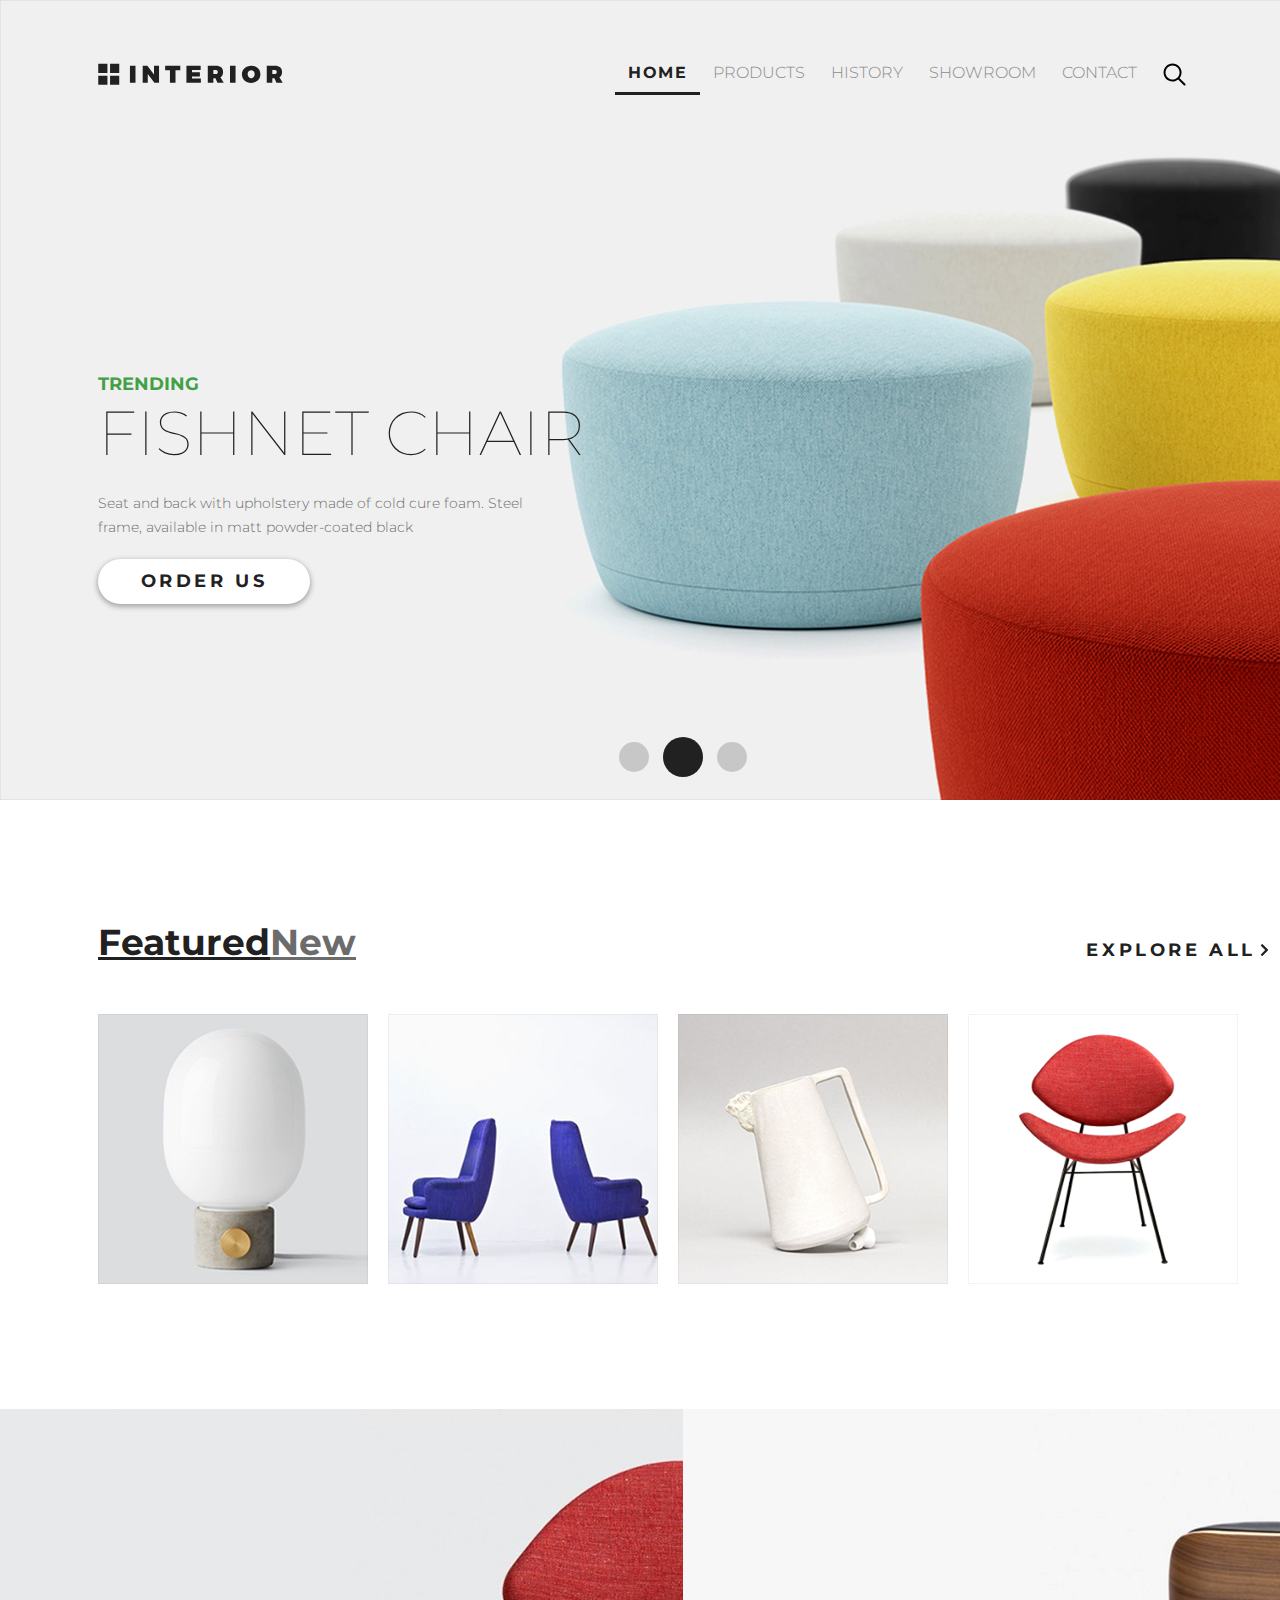
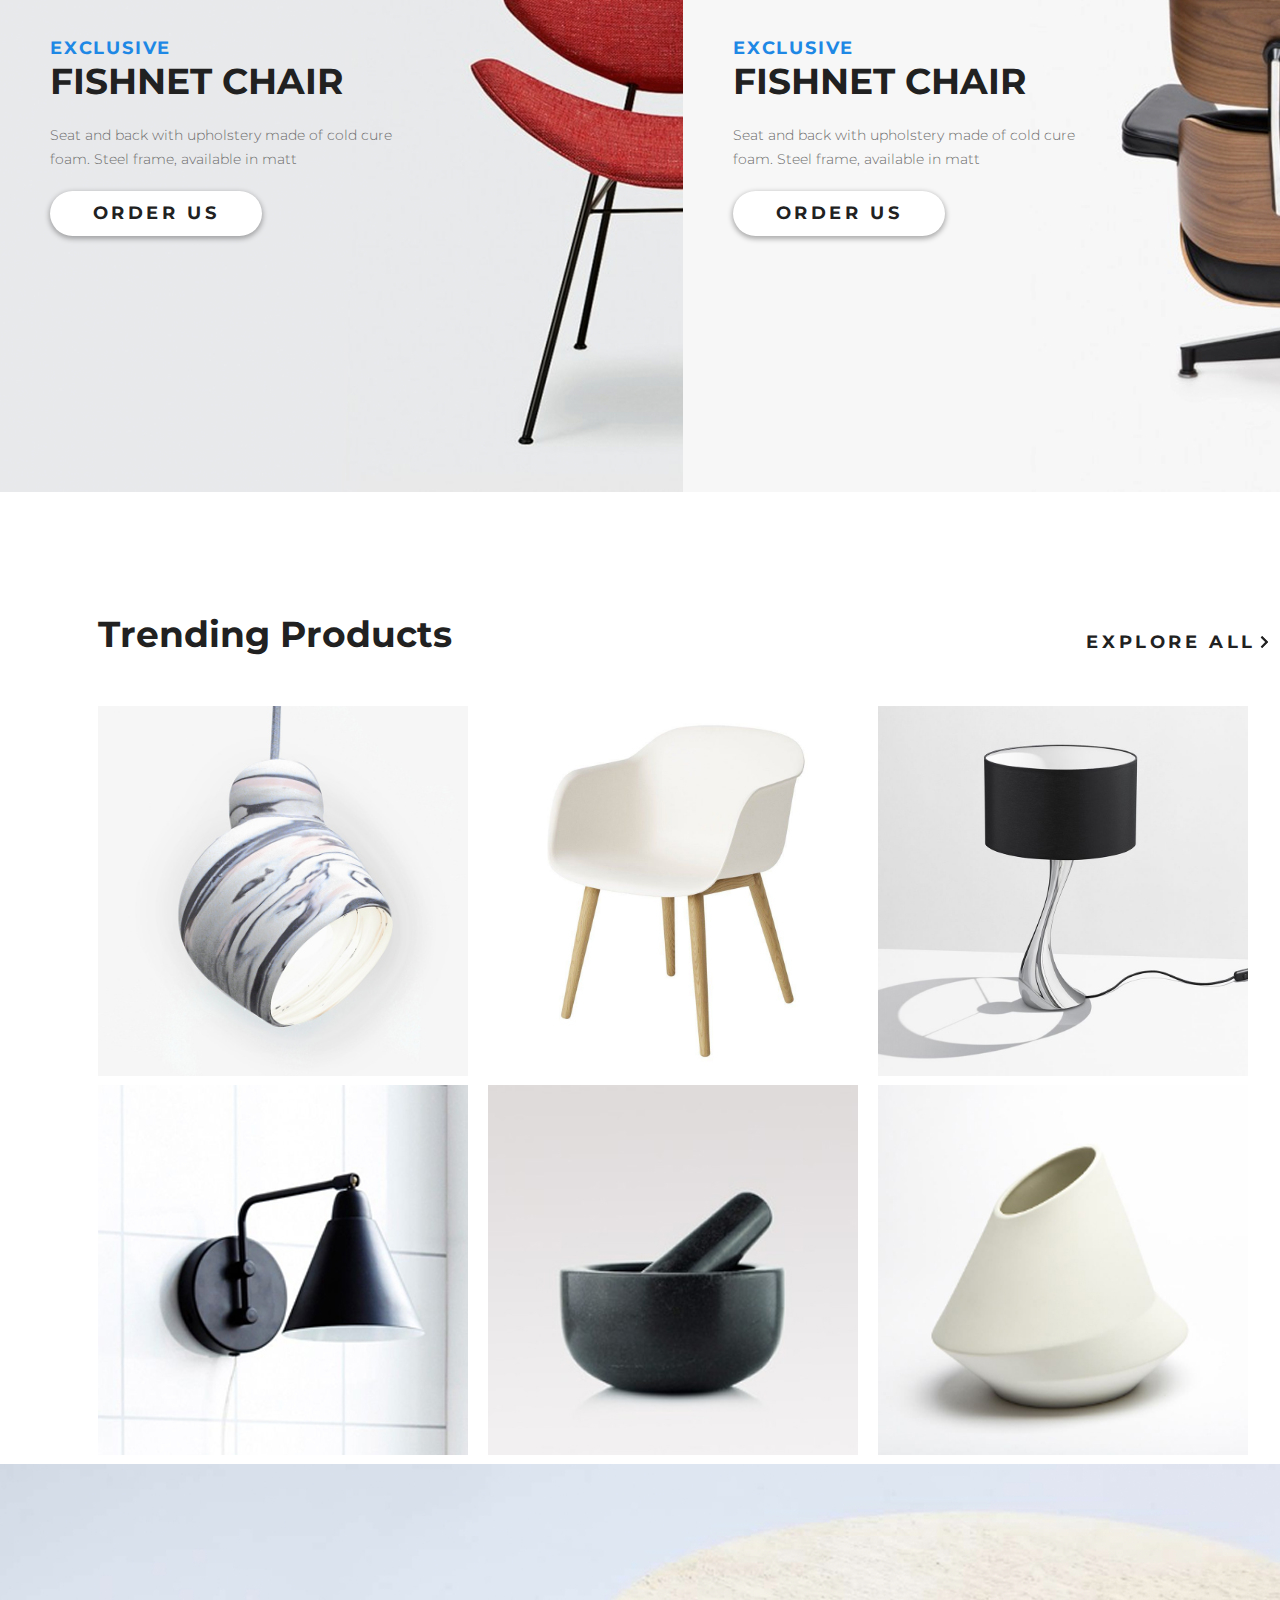
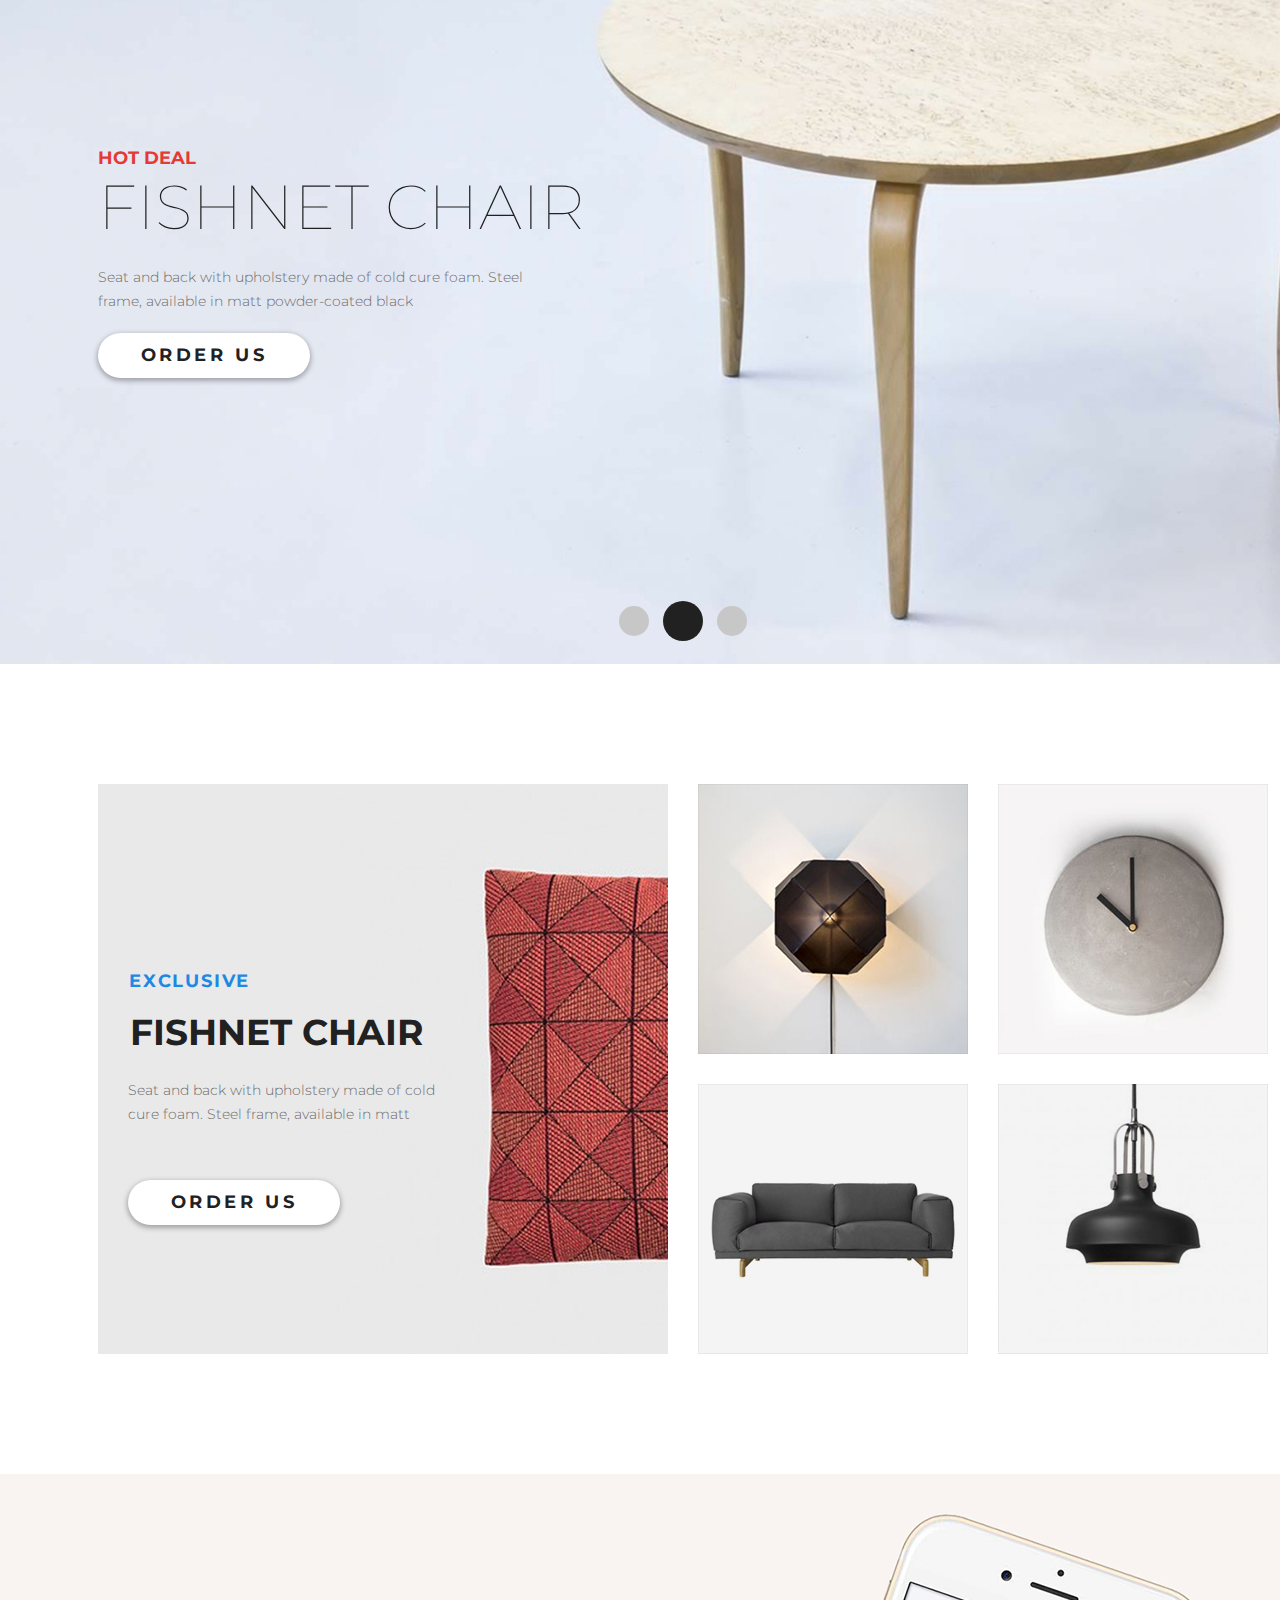
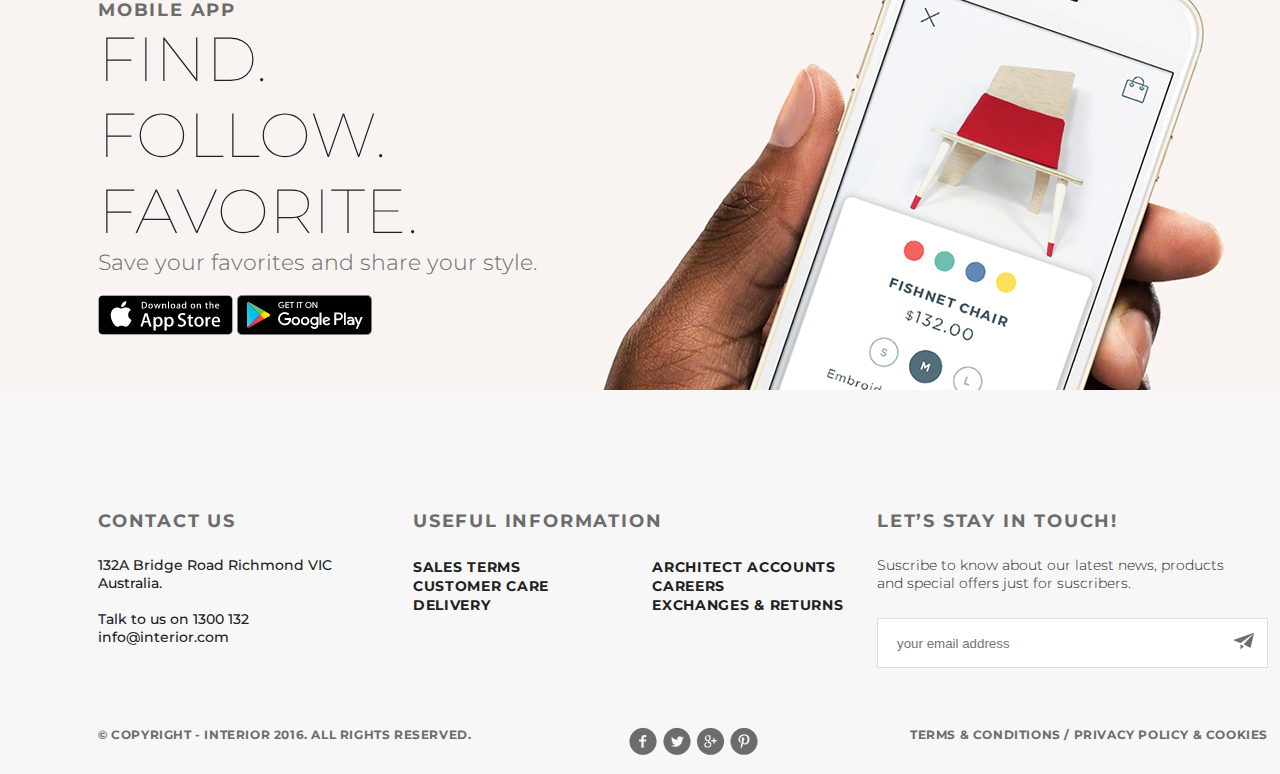
<file: index.html>
<!DOCTYPE html>
<html lang="ru" dir="ltr">
  <head>
    <meta charset="utf-8">
    <title>Верстка Магазина</title>
    <link rel="stylesheet" href="css/style.css">
    <link href="https://fonts.googleapis.com/css?family=Montserrat:100,300,400,700&display=swap" rel="stylesheet">
  </head>
  <body>
    <div class="container">
      <div class="slider">
        <div class="header clearfix">
          <img src="img/logo.svg" alt="img/logo.svg">
          <ul class="menu clearfix">
            <li class="menu-list"><a href="index.html" class="menu-link menu-link-ative">HOME</a></li>
            <li class="menu-list"><a href="interior-catalog.html" class="menu-link">PRODUCTS</a></li>
            <li class="menu-list"><a href="#" class="menu-link">HISTORY</a></li>
            <li class="menu-list"><a href="productred.html" class="menu-link">SHOWROOM</a></li>
            <li class="menu-list"><a href="interior-contact.html" class="menu-link">CONTACT</a></li>
            <li class="menu-list"><a href="#" class="menu-link"><img src="img/search.svg" alt="search.svg"></a></li>
          </ul>
        </div>
        <div class="slider-text">
            <p class="slider-trending">TRENDING</p>
            <h2 class="slider-h2">Fishnet Chair</h2>
            <p class="slider-content">Seat and back with upholstery made of cold cure foam. Steel frame, available in matt powder-coated black</p>
            <a href="#" class="slider-button">Order Us</a>
        </div>
        <div class="pagination-slider">
          <a href="#"class="circle"></a>
          <a href="#"class="circle circle-active"></a>
          <a href="#"class="circle"></a>
        </div>
      </div>
      <!-- Начало Каталог 4 продукта по горизонтали -->
      <!-- Шапка -->
      <div class="featured-main">
        <div class="featured-headr clearfix">
          <ul class="freatured-menu clearfix">
            <li class="featured-menu-list"><a href="#" class="featured-menu-link featured-menu-link-active">Featured</a></li>
            <li class="featured-menu-list"><a href="#" class="featured-menu-link">New</a></li>
          </ul>
          <div class="featured-text-exp">
            <a href="#" class="featured-header-exp">EXPLORE ALL</a>
            <a href="#" class="featured-header-exp"><img src="img/arrow.svg" alt="arrow.svg"></a>
          </div>
        </div>
        <!-- 4 продукта по горизонтали -->
        <div class="featured-catalog">
          <ul class="freatured-menu-catalog">
            <li class="featured-menu-list-ctl"><a href="#" class="featured-menu-link"><img src="img/product-1.jpg" alt="product-1.jpg"></a></li>
            <li class="featured-menu-list-ctl"><a href="#" class="featured-menu-link"><img src="img/product-2.jpg" alt="product-2.jpg"></a></li>
            <li class="featured-menu-list-ctl"><a href="#" class="featured-menu-link"><img src="img/product-3.jpg" alt="product-3.jpg"></a></li>
            <li class="featured-menu-list-ctl"><a href="#" class="featured-menu-link"><img src="img/product-4.jpg" alt="product-4.jpg"></a></li>
          </ul>
        </div>
      </div>
      <!-- 2 Foto Main -->
      <div class="twofoto-main">
        <div class="first-foto">
          <div class="foto-text">
              <p class="foto-exclusive">EXCLUSIVE</p>
              <h2 class="foto-h2">Fishnet Chair</h2>
              <p class="foto-content">Seat and back with upholstery made of cold cure foam. Steel frame, available in matt</p>
              <a href="#" class="foto-button">Order Us</a>
          </div>
        </div>
        <div class="second-foto">
          <div class="foto-text">
              <p class="foto-exclusive">EXCLUSIVE</p>
              <h2 class="foto-h2">Fishnet Chair</h2>
              <p class="foto-content">Seat and back with upholstery made of cold cure foam. Steel frame, available in matt</p>
              <a href="#" class="foto-button">Order Us</a>
          </div>
        </div>
      </div>
      <!-- trendingpro -->
      <div class="trendingpro-main">
        <div class="trendingpro-headr clearfix">
          <ul class="trendingpro-menu clearfix">
            <li class="trendingpro-menu-list"><a href="#" class="trendingpro-menu-link trendingpro-menu-link-active">Trending Products</a></li>
          </ul>
          <div class="trendingpro-text-exp">
            <a href="#" class="trendingpro-header-exp">EXPLORE ALL</a>
            <a href="#" class="trendingpro-header-exp"><img src="img/arrow.svg" alt="arrow.svg"></a>
          </div>
        </div>
        <div class="trendingpro-catalog">
          <ul class="trendingpro-menu-catalog">
            <li class="trendingpro-menu-list-ctl"><a href="#" class="trendingpro-menu-link"><img src="img/product-11.jpg" alt="product-11.jpg"></a></li>
            <li class="trendingpro-menu-list-ctl"><a href="#" class="trendingpro-menu-link"><img src="img/product-21.jpg" alt="product-21.jpg"></a></li>
            <li class="trendingpro-menu-list-ctl"><a href="#" class="trendingpro-menu-link"><img src="img/product-31.jpg" alt="product-31.jpg"></a></li>
        </div>
        <div class="trendingpro-catalog">
          <ul class="trendingpro-menu-catalog">
            <li class="trendingpro-menu-list-ctl"><a href="#" class="trendingpro-menu-link"><img src="img/product-41.jpg" alt="product-41.jpg"></a></li>
            <li class="trendingpro-menu-list-ctl"><a href="#" class="trendingpro-menu-link"><img src="img/product-51.jpg" alt="product-51.jpg"></a></li>
            <li class="trendingpro-menu-list-ctl"><a href="#" class="trendingpro-menu-link"><img src="img/product-61.jpg" alt="product-61.jpg"></a></li>
          </ul>
        </div>
      </div>
      <!-- hotdeal -->
      <div class="hotdeal-main">
        <div class="hotdeal-text">
            <p class="hotdeal-trending">HOT DEAL</p>
            <h2 class="hotdeal-h2">Fishnet Chair</h2>
            <p class="hotdeal-content">Seat and back with upholstery made of cold cure foam. Steel frame, available in matt powder-coated black</p>
            <a href="#" class="hotdeal-button">Order Us</a>
        </div>
        <div class="hotdeal-slider">
          <a href="#"class="circle"></a>
          <a href="#"class="circle circle-active"></a>
          <a href="#"class="circle"></a>
        </div>
      </div>
      <!-- fiveimg -->
      <div class="fiveimg-main">
        <div class="fiveimg-box">
          <div class="fiveimg-box-first">
            <p class="fiveimg-exclusive">EXCLUSIVE</p>
            <h2 class="fiveimg-h2">Fishnet Chair</h2>
            <p class="fiveimg-content">Seat and back with upholstery made of cold cure foam. Steel frame, available in matt</p>
            <a href="#" class="fiveimg-button">Order Us</a>
          </div>
          <div class="fiveimg-box-second">
            <ul class="fiveimg-menu clearfix">
              <li class="fiveimg-box-list"><a href="#" class="fiveimg-box-link"><img src="img/product-2-sm.jpg" alt="product-2-sm.jpg"></a></li>
              <li class="fiveimg-box-list fiveimgp"><a href="#" class="fiveimg-box-link"><img src="img/product-3-sm.jpg" alt="product-3-sm.jpg"></a></li>
            </ul>
            <ul class="fiveimg-menu clearfix">
              <li class="fiveimg-box-list"><a href="#" class="fiveimg-box-link"><img src="img/product-4-sm.jpg" alt="product-4-sm.jpg"></a></li>
              <li class="fiveimg-box-list fiveimgp"><a href="#" class="fiveimg-box-link"><img src="img/product-5-sm.jpg" alt="product-5-sm.jpg"></a></li>
            </ul>
          </div>
        </div>
      </div>
      <!-- bg Iphone -->
      <div class="iphone-main">
        <div class="iphone-content">
          <p class="iphone-trending">MOBILE APP</p>
          <h2 class="iphoner-h2">FIND. FOLLOW. FAVORITE.</h2>
          <p class="iphone-contentp">Save your favorites and share your style.</p><br>
          <a href="#" class="iphone-button"><img src="img/app-store.jpg" alt="app-store.jpg"></a>
          <a href="#" class="iphone-button"><img src="img/google-play.jpg" alt="google-play.jpg"></a>
        </div>
      </div>
      <div class="footer-main">
          <div class="footer-content">
            <div class="footer-contact">
              <h3>Contact Us</h3>
              <p>132A Bridge Road Richmond VIC <br>
                 Australia.<br><br>
                 Talk to us on 1300 132 <br>
                 info@interior.com</p>
            </div>
            <div class="footer-useful">
              <h3>Useful Information</h3>
              <ul class="ulfooter-useful clearfix">
                <li class="lifooter-useful"><a class="lifooter-usefullink" href="#">Sales terms</a></li>
                <li class="lifooter-useful"><a class="lifooter-usefullink" href="#">Customer care</a></li>
                <li class="lifooter-useful"><a class="lifooter-usefullink" href="#">Delivery</a></li>
              </ul>
              <ul class="ulfooter-useful clearfix">
                <li class="lifooter-useful"><a class="lifooter-usefullink footer-menu-litwo" href="#">Architect accounts</a></li>
                <li class="lifooter-useful"><a class="lifooter-usefullink footer-menu-litwo" href="#">Careers</a></li>
                <li class="lifooter-useful"><a class="lifooter-usefullink footer-menu-litwo" href="#">Exchanges & returns</a></li>
              </ul>
            </div>
            <div class="footer-touch">
              <h3>Let’s Stay in Touch!</h3>
              <p class="footer-psub">Suscribe to know about our latest news, products and special offers just for suscribers.</p>
              <form class="feedback__form">
                <input name="mail" type="email" class="feedback__input" placeholder="your email address">
                <button type="submit" class="feedback__submit"><img src="img/sendicon.png" alt="sendicon.png"></button>
              </form>
            </div>
          </div>
          <div class="footer-down">
            <h4 class="footer-copyright">© Copyright - INTERIOR 2016. All Rights Reserved.</h4>
            <img class="social-links" src="img/social-links.png" alt="social-links.png">
            <h4 class="footer-policy">Terms & Conditions  /  Privacy policy & Cookies</h4>
          </div>
      </div>
    </div>
  </body>
</html>
</file>
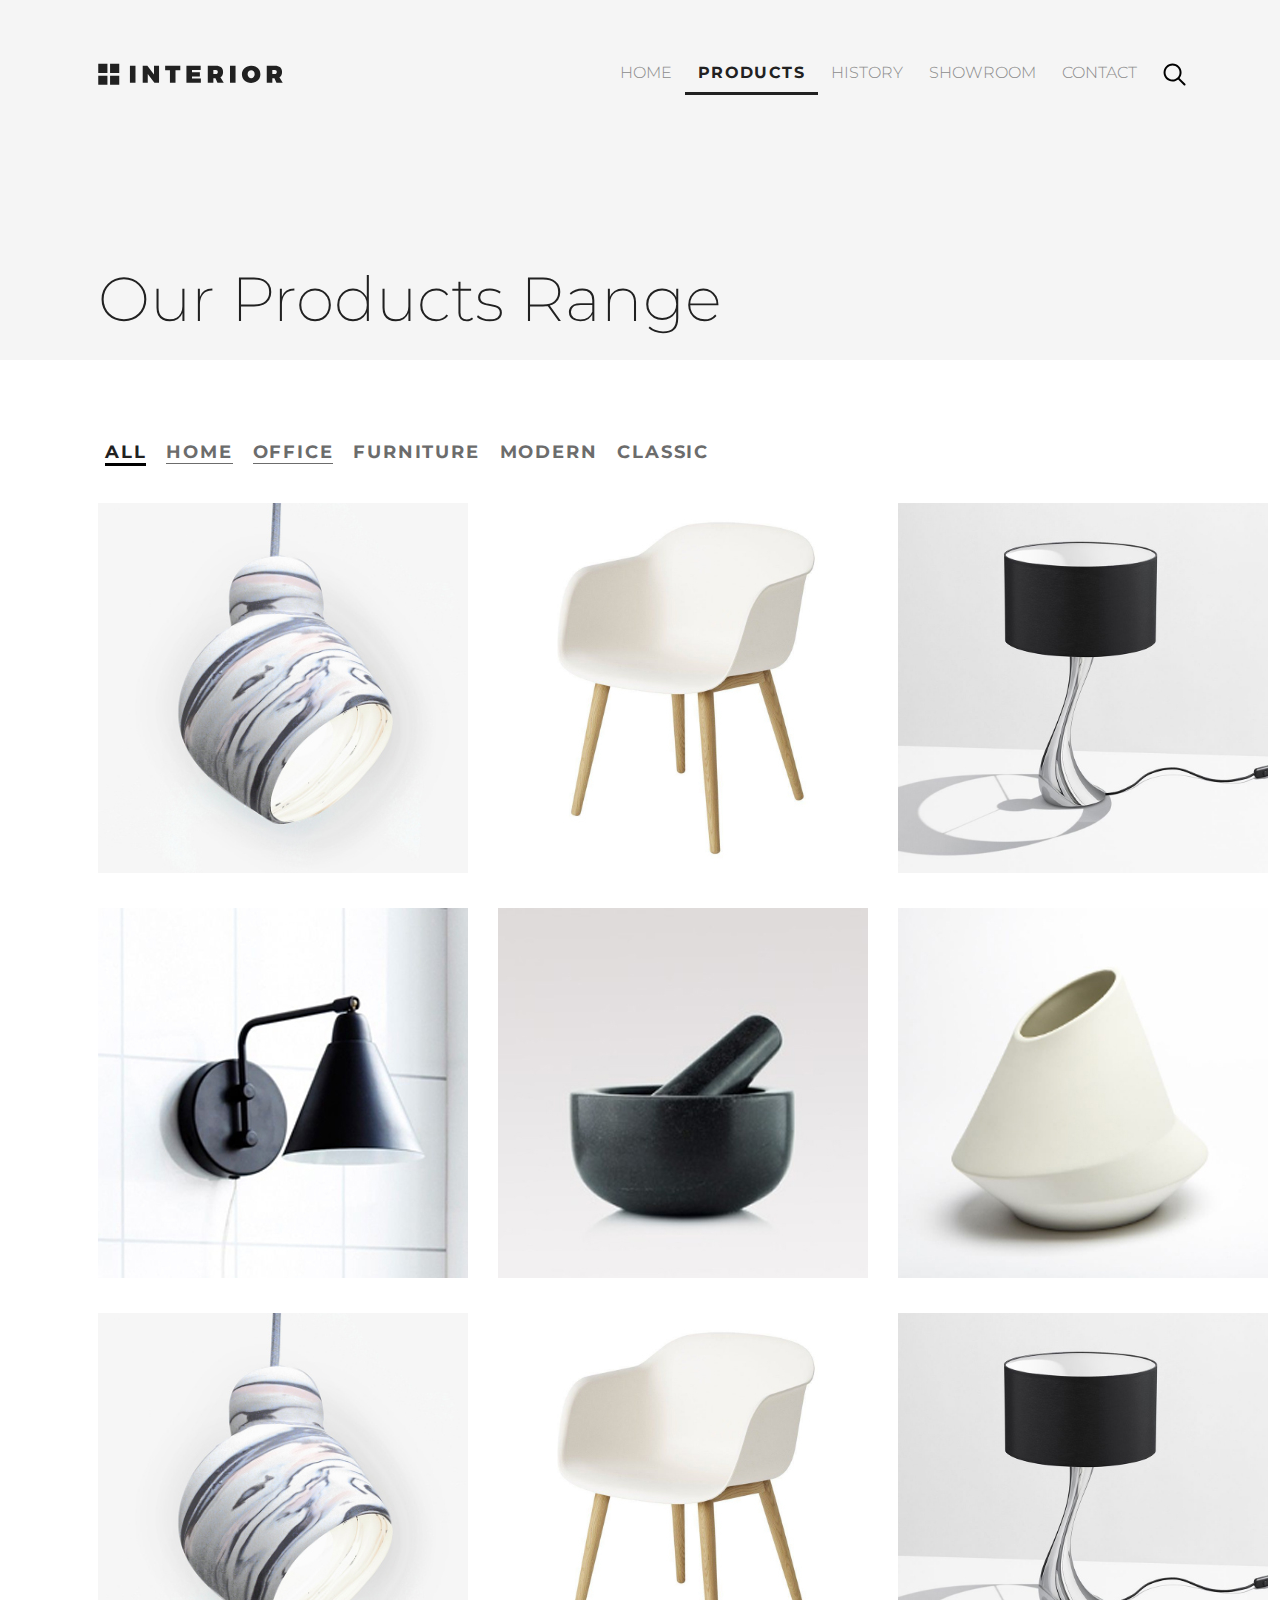
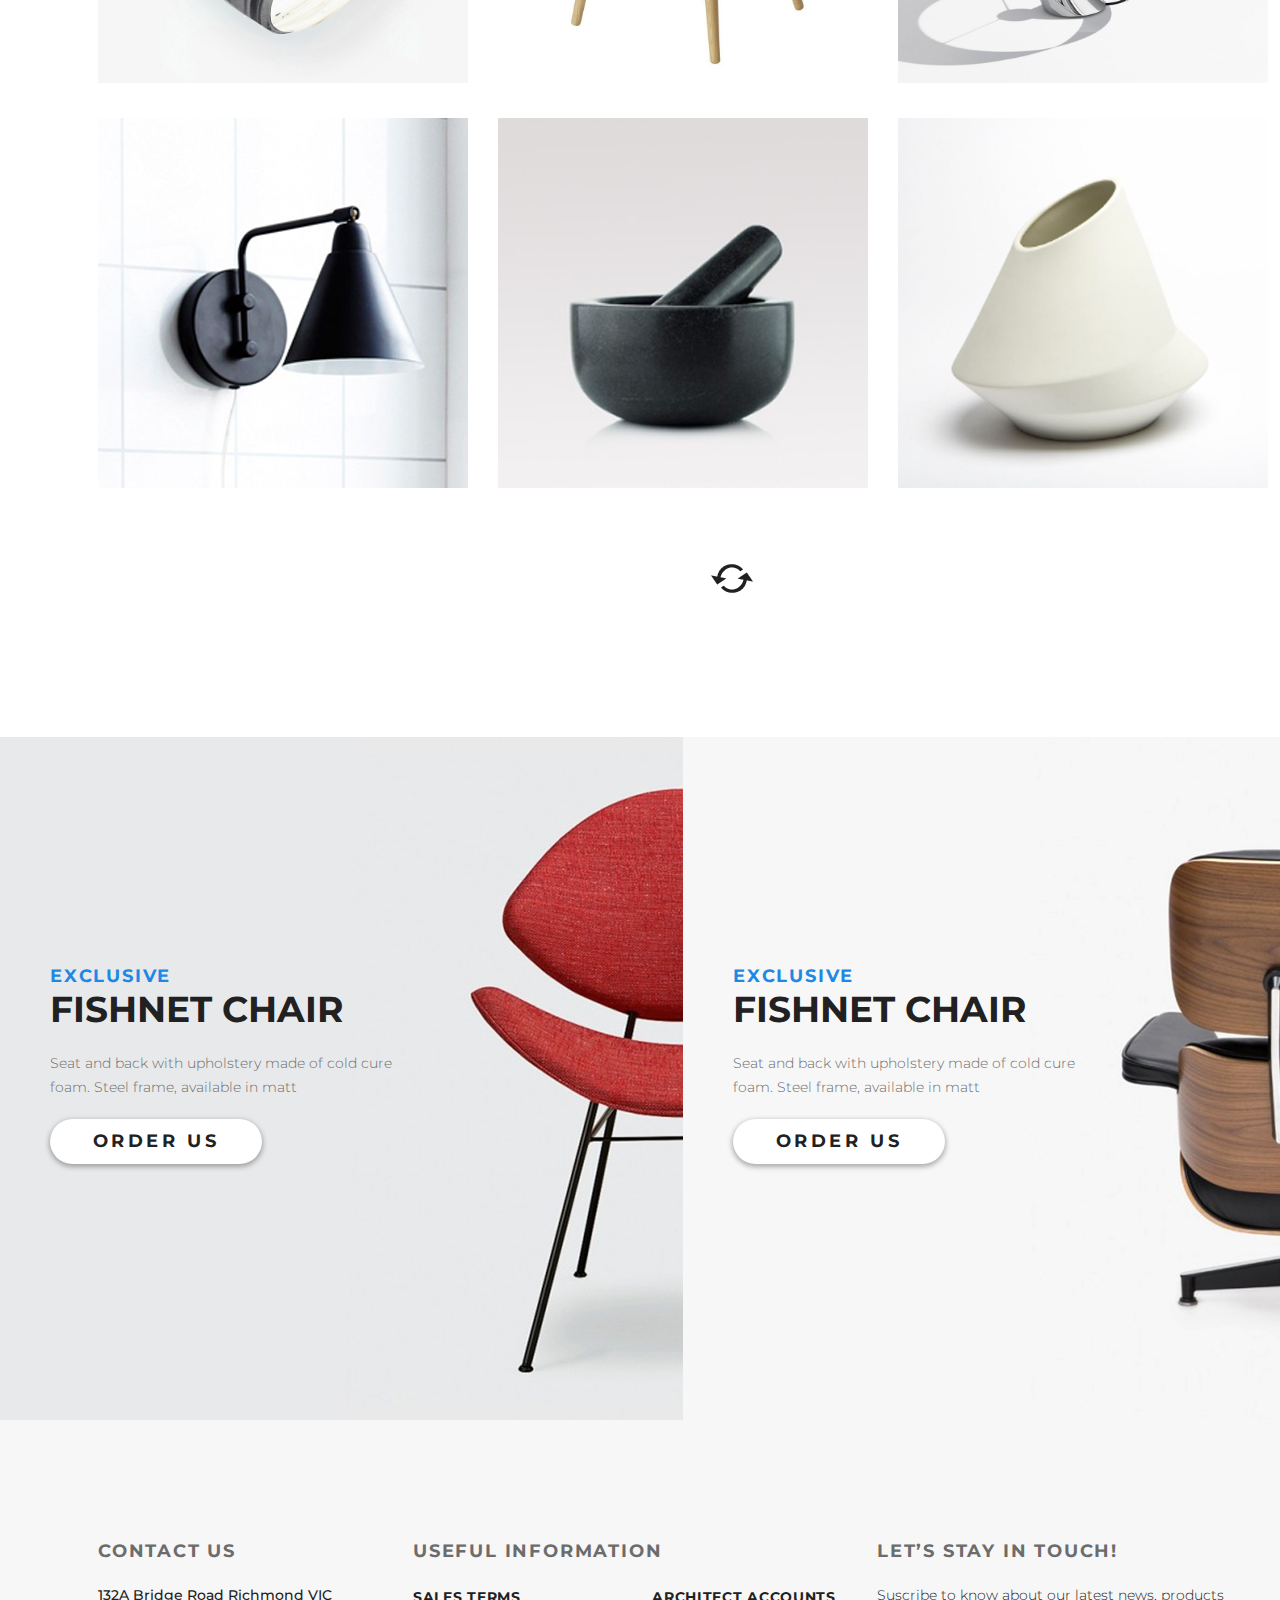
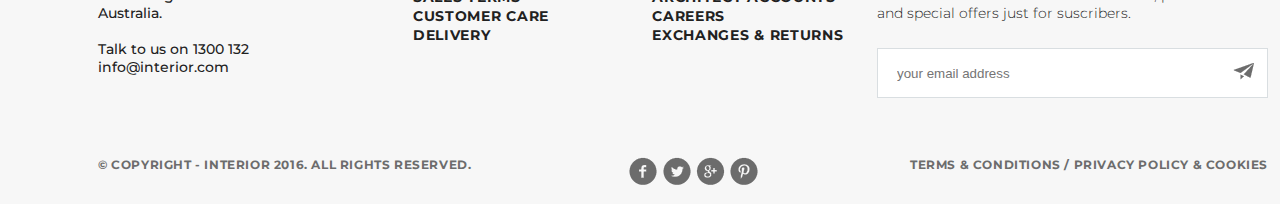
<file: interior-catalog.html>
<!DOCTYPE html>
<html lang="ru" dir="ltr">
  <head>
    <meta charset="utf-8">
    <title>Верстка Магазина</title>
    <link rel="stylesheet" href="css/style.css">
    <link href="https://fonts.googleapis.com/css?family=Montserrat:100,300,400,700&display=swap" rel="stylesheet">
  </head>
  <body>
    <div class="container">
      <div class="slider-contact">
        <div class="slider-container">
          <div class="headercontact clearfix">
            <img src="img/logo.svg" alt="img/logo.svg">
            <ul class="menu clearfix">
              <li class="menu-list"><a href="index.html" class="menu-link">HOME</a></li>
              <li class="menu-list"><a href="interior-catalog.html" class="menu-link menu-link-ative">PRODUCTS</a></li>
              <li class="menu-list"><a href="#" class="menu-link">HISTORY</a></li>
              <li class="menu-list"><a href="productred.html" class="menu-link">SHOWROOM</a></li>
              <li class="menu-list"><a href="interior-contact.html" class="menu-link">CONTACT</a></li>
              <li class="menu-list"><a href="#" class="menu-link"><img src="img/search.svg" alt="search.svg"></a></li>
            </ul>
          </div>
          <div class="textcontact">
            <h1>Our Products Range</h1>
          </div>
        </div>
      </div>
      <!-- Начало Каталог 4 продукта по горизонтали -->
      <!-- Шапка -->
      <div class="catalogdown-main">
        <div class="catalogdown-headr clearfix">
          <ul class="catalogdown-menu clearfix">
            <li class="catalogdown-menu-list"><a href="#" class="catalogdown-menu-link catalogdown-menu-link-active">All</a></li>
            <li class="catalogdown-menu-list"><a href="#" class="catalogdown-menu-link catalogdown-link-home">HOME</a></li>
            <li class="catalogdown-menu-list"><a href="#" class="catalogdown-menu-link catalogdown-link-home">OFFICE</a></li>
            <li class="catalogdown-menu-list"><a href="#" class="catalogdown-menu-link">FURNITURE</a></li>
            <li class="catalogdown-menu-list"><a href="#" class="catalogdown-menu-link">MODERN</a></li>
            <li class="catalogdown-menu-list"><a href="#" class="catalogdown-menu-link">CLASSIC</a></li>
          </ul>
        </div>
        <!-- 4 продукта по горизонтали -->
        <div class="catalogdown-catalog">
          <ul class="catalogdown-menu-catalog">
            <li class="catalogdown-menu-list-ctl"><a href="#" class="catalogdown-menu-link"><img src="img/product-11.jpg" alt="product-11.jpg"></a></li>
            <li class="catalogdown-menu-list-ctl catalogdown-menu-list-ctltwo"><a href="#" class="catalogdown-menu-link"><img src="img/product-21.jpg" alt="product-21.jpg"></a></li>
            <li class="catalogdown-menu-list-ctl"><a href="#" class="catalogdown-menu-link"><img src="img/product-31.jpg" alt="product-31.jpg"></a></li>
          </ul>
          <ul class="catalogdown-menu-catalog">
            <li class="catalogdown-menu-list-ctl"><a href="#" class="catalogdown-menu-link"><img src="img/product-41.jpg" alt="product-41.jpg"></a></li>
            <li class="catalogdown-menu-list-ctl catalogdown-menu-list-ctltwo"><a href="#" class="catalogdown-menu-link"><img src="img/product-51.jpg" alt="product-51.jpg"></a></li>
            <li class="catalogdown-menu-list-ctl"><a href="#" class="catalogdown-menu-link"><img src="img/product-61.jpg" alt="product-61.jpg"></a></li>
          </ul>
          <ul class="catalogdown-menu-catalog">
            <li class="catalogdown-menu-list-ctl"><a href="#" class="catalogdown-menu-link"><img src="img/product-11.jpg" alt="product-11.jpg"></a></li>
            <li class="catalogdown-menu-list-ctl catalogdown-menu-list-ctltwo"><a href="#" class="catalogdown-menu-link"><img src="img/product-21.jpg" alt="product-21.jpg"></a></li>
            <li class="catalogdown-menu-list-ctl"><a href="#" class="catalogdown-menu-link"><img src="img/product-31.jpg" alt="product-31.jpg"></a></li>
          </ul>
          <ul class="catalogdown-menu-catalog">
            <li class="catalogdown-menu-list-ctl"><a href="#" class="catalogdown-menu-link"><img src="img/product-41.jpg" alt="product-41.jpg"></a></li>
            <li class="catalogdown-menu-list-ctl catalogdown-menu-list-ctltwo"><a href="#" class="catalogdown-menu-link"><img src="img/product-51.jpg" alt="product-51.jpg"></a></li>
            <li class="catalogdown-menu-list-ctl"><a href="#" class="catalogdown-menu-link"><img src="img/product-61.jpg" alt="product-61.jpg"></a></li>
          </ul>
        </div>
        <p class="loadingicon"><img src="img/loading.png" alt="loading.png"></p>
      </div>
      <!-- 2 Foto Main -->
      <div class="twofoto-main">
        <div class="first-foto">
          <div class="foto-text">
              <p class="foto-exclusive">EXCLUSIVE</p>
              <h2 class="foto-h2">Fishnet Chair</h2>
              <p class="foto-content">Seat and back with upholstery made of cold cure foam. Steel frame, available in matt</p>
              <a href="#" class="foto-button">Order Us</a>
          </div>
        </div>
        <div class="second-foto">
          <div class="foto-text">
              <p class="foto-exclusive">EXCLUSIVE</p>
              <h2 class="foto-h2">Fishnet Chair</h2>
              <p class="foto-content">Seat and back with upholstery made of cold cure foam. Steel frame, available in matt</p>
              <a href="#" class="foto-button">Order Us</a>
          </div>
        </div>
      </div>
      <!-- footer -->
      <div class="footer-main">
          <div class="footer-content">
            <div class="footer-contact">
              <h3>Contact Us</h3>
              <p>132A Bridge Road Richmond VIC <br>
                 Australia.<br><br>
                 Talk to us on 1300 132 <br>
                 info@interior.com</p>
            </div>
            <div class="footer-useful">
              <h3>Useful Information</h3>
              <ul class="ulfooter-useful clearfix">
                <li class="lifooter-useful"><a class="lifooter-usefullink" href="#">Sales terms</a></li>
                <li class="lifooter-useful"><a class="lifooter-usefullink" href="#">Customer care</a></li>
                <li class="lifooter-useful"><a class="lifooter-usefullink" href="#">Delivery</a></li>
              </ul>
              <ul class="ulfooter-useful clearfix">
                <li class="lifooter-useful"><a class="lifooter-usefullink footer-menu-litwo" href="#">Architect accounts</a></li>
                <li class="lifooter-useful"><a class="lifooter-usefullink footer-menu-litwo" href="#">Careers</a></li>
                <li class="lifooter-useful"><a class="lifooter-usefullink footer-menu-litwo" href="#">Exchanges & returns</a></li>
              </ul>
            </div>
            <div class="footer-touch">
              <h3>Let’s Stay in Touch!</h3>
              <p class="footer-psub">Suscribe to know about our latest news, products and special offers just for suscribers.</p>
              <form class="feedback__form">
                <input name="mail" type="email" class="feedback__input" placeholder="your email address">
                <button type="submit" class="feedback__submit"><img src="img/sendicon.png" alt="sendicon.png"></button>
              </form>
            </div>
          </div>
          <div class="footer-down">
            <h4 class="footer-copyright">© Copyright - INTERIOR 2016. All Rights Reserved.</h4>
            <img class="social-links" src="img/social-links.png" alt="social-links.png">
            <h4 class="footer-policy">Terms & Conditions  /  Privacy policy & Cookies</h4>
          </div>
      </div>
    </div>
  </body>
</html>
</file>
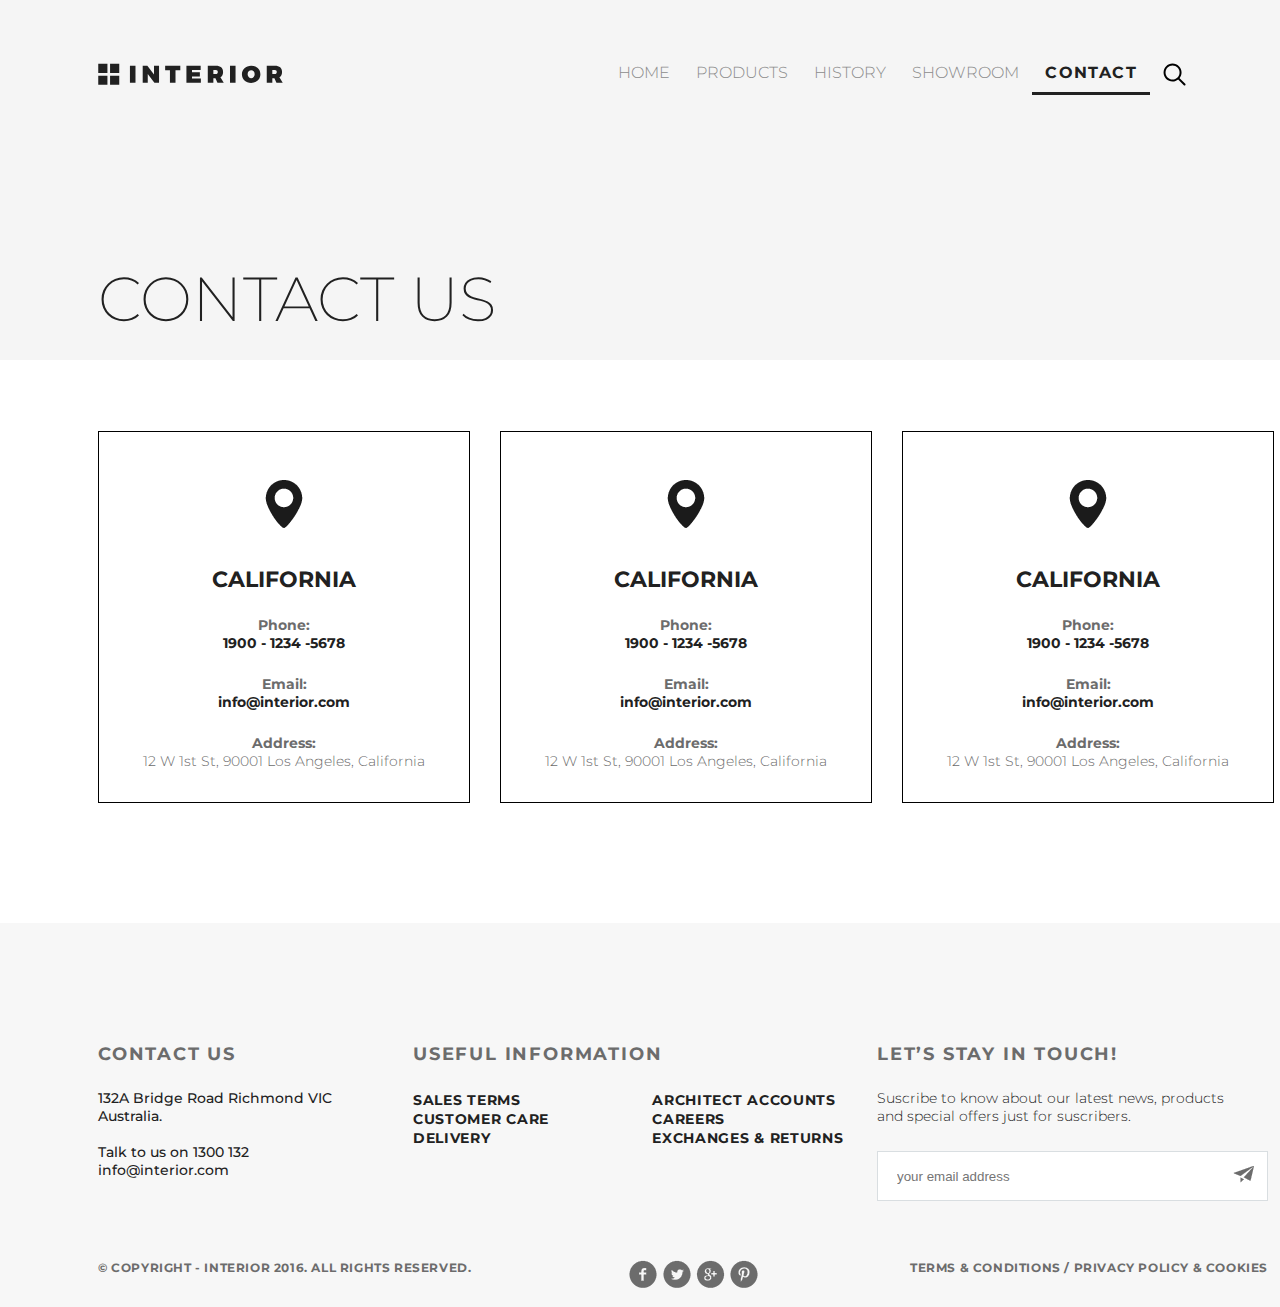
<file: interior-contact.html>
<!DOCTYPE html>
<html lang="ru" dir="ltr">
  <head>
    <meta charset="utf-8">
    <title>Contact</title>
    <link rel="stylesheet" href="css/style.css">
    <link href="https://fonts.googleapis.com/css?family=Montserrat:100,300,400,700&display=swap" rel="stylesheet">
  </head>
  <body>
    <div class="container">
      <div class="slider-contact">
        <div class="slider-container">
          <div class="headercontact clearfix">
            <img src="img/logo.svg" alt="img/logo.svg">
            <ul class="menu clearfix">
              <li class="menu-list"><a href="index.html" class="menu-link">HOME</a></li>
              <li class="menu-list"><a href="interior-catalog.html" class="menu-link">PRODUCTS</a></li>
              <li class="menu-list"><a href="#" class="menu-link">HISTORY</a></li>
              <li class="menu-list"><a href="productred.html" class="menu-link">SHOWROOM</a></li>
              <li class="menu-list"><a href="interior-contact.html" class="menu-link menu-link-ative">CONTACT</a></li>
              <li class="menu-list"><a href="#" class="menu-link"><img src="img/search.svg" alt="search.svg"></a></li>
            </ul>
          </div>
          <div class="textcontact">
            <h1>CONTACT US</h1>
          </div>
        </div>
      </div>
      <!-- trendingpro -->
      <div class="bodycontact-main">
        <div class="threeforo">
          <div class="fotoone-contact">
            <p class="fotothree-icon"><img src="img/location.png" alt="location.png"></p>
            <p class="fotothree-h">California</p>
            <p class="fotothree-textb">Phone:</p>
            <p class="fotothree-textl">1900 - 1234 -5678</p>
            <p class="fotothree-textb">Email:</p>
            <p class="fotothree-textl">info@interior.com</p>
            <p class="fotothree-textb">Address:</p>
            <p class="fotothree-texta">12 W 1st St, 90001 Los Angeles, California</p>
          </div>
          <div class="fototwo-contact">
            <p class="fotothree-icon"><img src="img/location.png" alt="location.png"></p>
            <p class="fotothree-h">California</p>
            <p class="fotothree-textb">Phone:</p>
            <p class="fotothree-textl">1900 - 1234 -5678</p>
            <p class="fotothree-textb">Email:</p>
            <p class="fotothree-textl">info@interior.com</p>
            <p class="fotothree-textb">Address:</p>
            <p class="fotothree-texta">12 W 1st St, 90001 Los Angeles, California</p>
          </div>
          <div class="fotothree-contact">
            <p class="fotothree-icon"><img src="img/location.png" alt="location.png"></p>
            <p class="fotothree-h">California</p>
            <p class="fotothree-textb">Phone:</p>
            <p class="fotothree-textl">1900 - 1234 -5678</p>
            <p class="fotothree-textb">Email:</p>
            <p class="fotothree-textl">info@interior.com</p>
            <p class="fotothree-textb">Address:</p>
            <p class="fotothree-texta">12 W 1st St, 90001 Los Angeles, California</p>
          </div>
        </div>
      </div>
      <!-- footer -->
      <div class="footer-main">
          <div class="footer-content">
            <div class="footer-contact">
              <h3>Contact Us</h3>
              <p>132A Bridge Road Richmond VIC <br>
                 Australia.<br><br>
                 Talk to us on 1300 132 <br>
                 info@interior.com</p>
            </div>
            <div class="footer-useful">
              <h3>Useful Information</h3>
              <ul class="ulfooter-useful clearfix">
                <li class="lifooter-useful"><a class="lifooter-usefullink" href="#">Sales terms</a></li>
                <li class="lifooter-useful"><a class="lifooter-usefullink" href="#">Customer care</a></li>
                <li class="lifooter-useful"><a class="lifooter-usefullink" href="#">Delivery</a></li>
              </ul>
              <ul class="ulfooter-useful clearfix">
                <li class="lifooter-useful"><a class="lifooter-usefullink footer-menu-litwo" href="#">Architect accounts</a></li>
                <li class="lifooter-useful"><a class="lifooter-usefullink footer-menu-litwo" href="#">Careers</a></li>
                <li class="lifooter-useful"><a class="lifooter-usefullink footer-menu-litwo" href="#">Exchanges & returns</a></li>
              </ul>
            </div>
            <div class="footer-touch">
              <h3>Let’s Stay in Touch!</h3>
              <p class="footer-psub">Suscribe to know about our latest news, products and special offers just for suscribers.</p>
              <form class="feedback__form">
                <input name="mail" type="email" class="feedback__input" placeholder="your email address">
                <button type="submit" class="feedback__submit"><img src="img/sendicon.png" alt="sendicon.png"></button>
              </form>
            </div>
          </div>
          <div class="footer-down">
            <h4 class="footer-copyright">© Copyright - INTERIOR 2016. All Rights Reserved.</h4>
            <img class="social-links" src="img/social-links.png" alt="social-links.png">
            <h4 class="footer-policy">Terms & Conditions  /  Privacy policy & Cookies</h4>
          </div>
      </div>
    </div>
  </body>
</html>
</file>
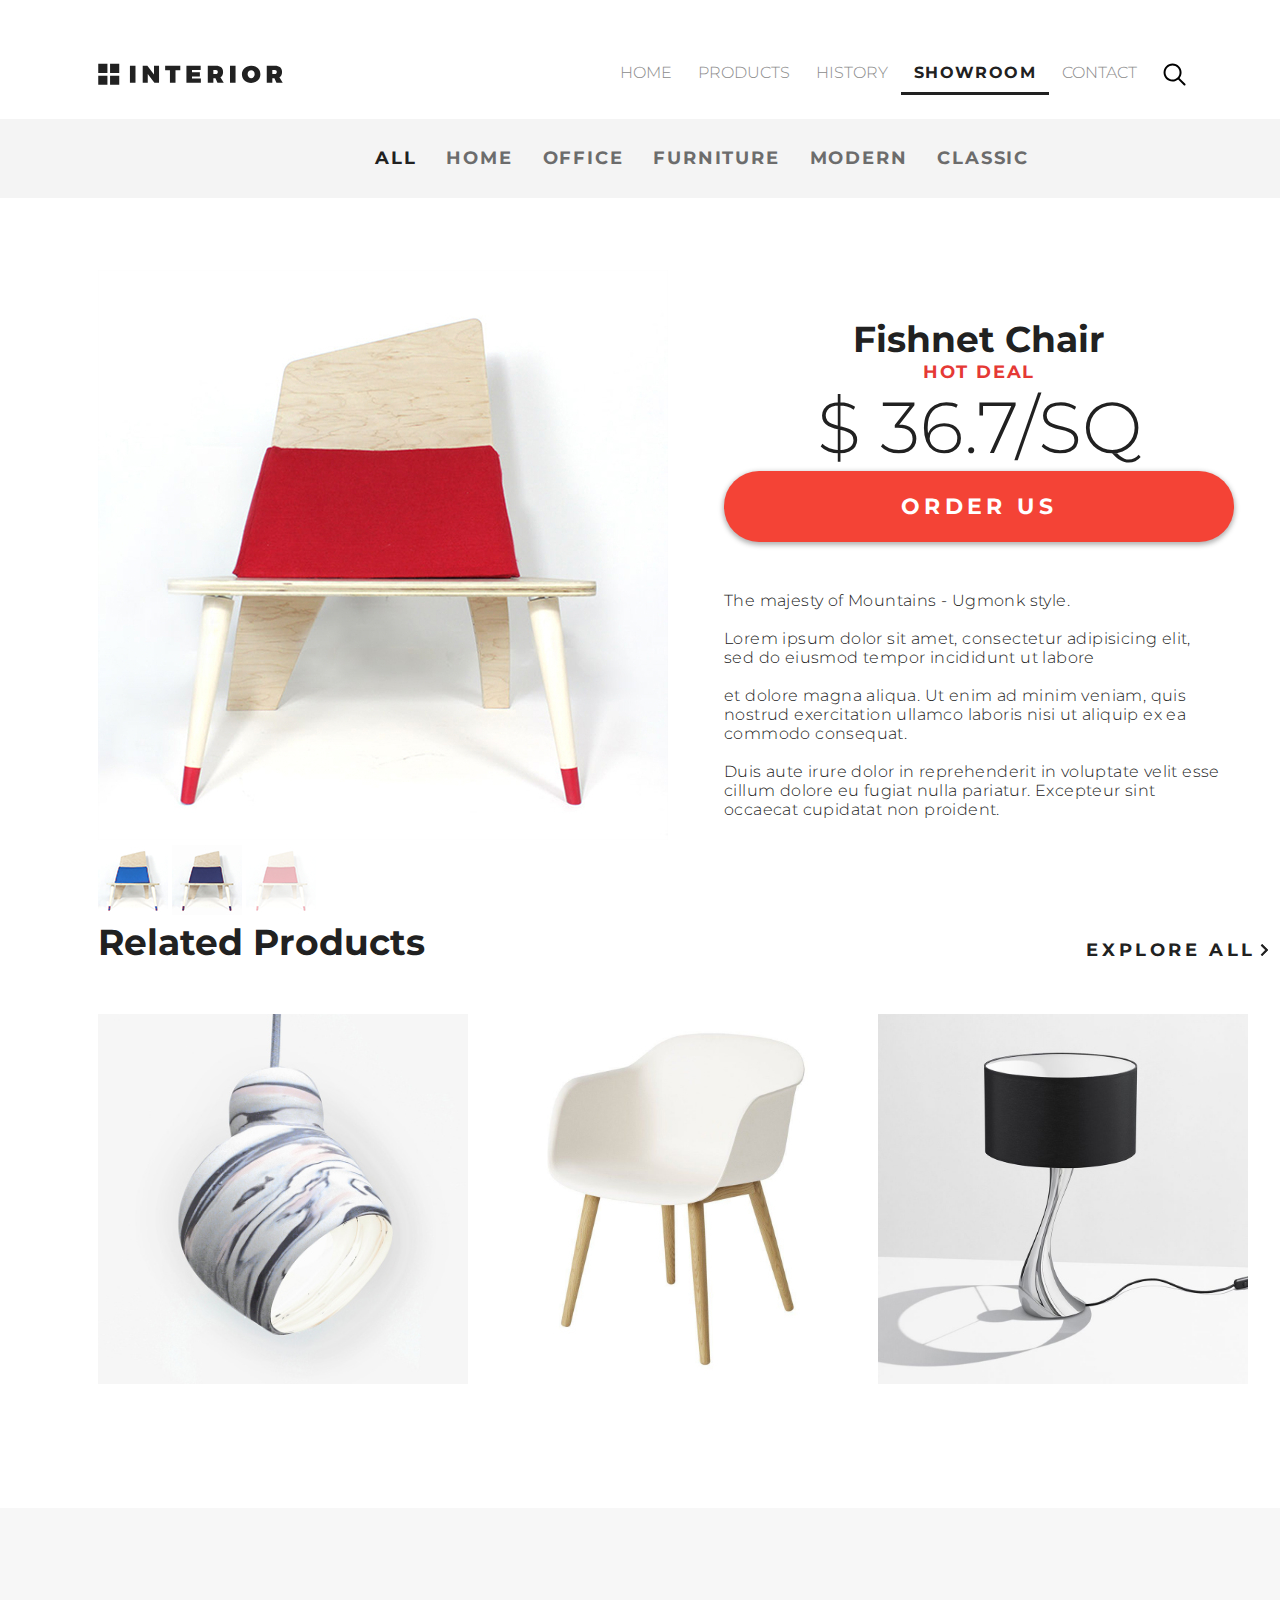
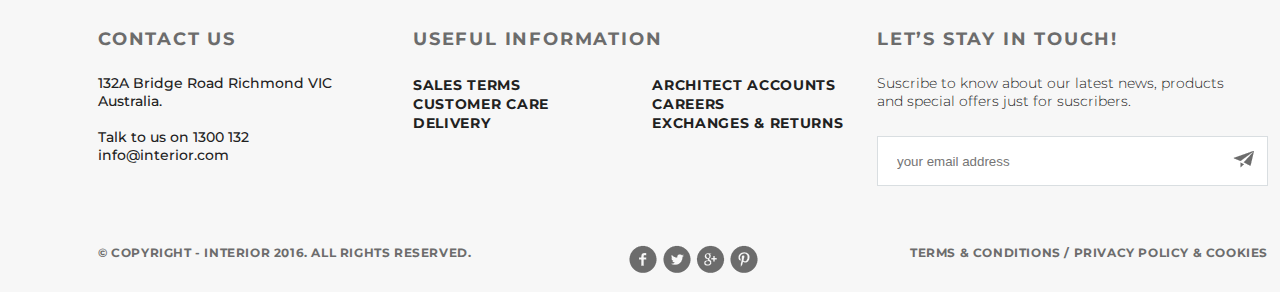
<file: productred.html>
<!DOCTYPE html>
<html lang="ru" dir="ltr">
  <head>
    <meta charset="utf-8">
    <title>Product RED</title>
    <link rel="stylesheet" href="css/style.css">
    <link href="https://fonts.googleapis.com/css?family=Montserrat:100,300,400,700&display=swap" rel="stylesheet">
  </head>
  <body>
    <div class="container">
      <div class="slider-productred">
        <div class="headertwo clearfix">
          <img src="img/logo.svg" alt="img/logo.svg">
          <ul class="menu clearfix">
            <li class="menu-list"><a href="index.html" class="menu-link">HOME</a></li>
            <li class="menu-list"><a href="interior-catalog.html" class="menu-link">PRODUCTS</a></li>
            <li class="menu-list"><a href="#" class="menu-link">HISTORY</a></li>
            <li class="menu-list"><a href="productred.html" class="menu-link menu-link-ative">SHOWROOM</a></li>
            <li class="menu-list"><a href="interior-contact.html" class="menu-link">CONTACT</a></li>
            <li class="menu-list"><a href="#" class="menu-link"><img src="img/search.svg" alt="search.svg"></a></li>
          </ul>
        </div>
        <div class="menutwo clearfix">
          <ul class="menutwoul clearfix">
            <li class="menu-listtwo"><a href="#" class="menu-linktwo menu-link-ativetwo">All</a></li>
            <li class="menu-listtwo"><a href="#" class="menu-linktwo">HOME</a></li>
            <li class="menu-listtwo"><a href="#" class="menu-linktwo">OFFICE</a></li>
            <li class="menu-listtwo"><a href="#" class="menu-linktwo">FURNITURE</a></li>
            <li class="menu-listtwo"><a href="#" class="menu-linktwo">MODERN</a></li>
            <li class="menu-listtwo"><a href="#" class="menu-linktwo">CLASSIC</a></li>
          </ul>
        </div>
        <div class="slider-threefoto">
          <p class="slider-one"><img src="img\slider1.jpg" alt="slider1.jpg"></p>
          <img src="img\controll.jpg" alt="controll.jpg">
          <img src="img\controll11.jpg" alt="controll11.jpg">
          <img src="img\controll2.jpg" alt="controll2.jpg">
        </div>
        <div class="slider-text-productred">
            <h2 class="slider-h2-productred">Fishnet Chair</h2>
            <p class="slider-trending-productred">HOT DEAL</p>
            <h1 class="slider-h1-productred">$ 36.7/sq</h1>
            <a href="#" class="slider-button-productred">Order Us</a>
            <p class="slider-content-productred">The majesty of Mountains - Ugmonk style.<br><br>
            Lorem ipsum dolor sit amet, consectetur adipisicing elit, sed do eiusmod tempor incididunt ut labore<br><br>
            et dolore magna aliqua. Ut enim ad minim veniam, quis nostrud exercitation ullamco laboris nisi ut aliquip ex ea commodo consequat.<br><br>
            Duis aute irure dolor in reprehenderit in voluptate velit esse cillum dolore eu fugiat nulla pariatur. Excepteur sint occaecat cupidatat non proident.</p>
        </div>
      </div>
      <!-- trendingpro -->
      <div class="trendingpro-main">
        <div class="trendingpro-headr clearfix">
          <ul class="trendingpro-menu clearfix">
            <li class="trendingpro-menu-list"><a href="#" class="trendingpro-menu-link trendingpro-menu-link-active">Related Products</a></li>
          </ul>
          <div class="trendingpro-text-exp">
            <a href="#" class="trendingpro-header-exp">EXPLORE ALL</a>
            <a href="#" class="trendingpro-header-exp"><img src="img/arrow.svg" alt="arrow.svg"></a>
          </div>
        </div>
        <div class="trendingpro-catalog">
          <ul class="trendingpro-menu-catalog">
            <li class="trendingpro-menu-list-ctl"><a href="#" class="trendingpro-menu-link"><img src="img/product-11.jpg" alt="product-11.jpg"></a></li>
            <li class="trendingpro-menu-list-ctl"><a href="#" class="trendingpro-menu-link"><img src="img/product-21.jpg" alt="product-21.jpg"></a></li>
            <li class="trendingpro-menu-list-ctl"><a href="#" class="trendingpro-menu-link"><img src="img/product-31.jpg" alt="product-31.jpg"></a></li>
        </div>
      </div>
      <!-- footer -->
      <div class="footer-main">
          <div class="footer-content">
            <div class="footer-contact">
              <h3>Contact Us</h3>
              <p>132A Bridge Road Richmond VIC <br>
                 Australia.<br><br>
                 Talk to us on 1300 132 <br>
                 info@interior.com</p>
            </div>
            <div class="footer-useful">
              <h3>Useful Information</h3>
              <ul class="ulfooter-useful clearfix">
                <li class="lifooter-useful"><a class="lifooter-usefullink" href="#">Sales terms</a></li>
                <li class="lifooter-useful"><a class="lifooter-usefullink" href="#">Customer care</a></li>
                <li class="lifooter-useful"><a class="lifooter-usefullink" href="#">Delivery</a></li>
              </ul>
              <ul class="ulfooter-useful clearfix">
                <li class="lifooter-useful"><a class="lifooter-usefullink footer-menu-litwo" href="#">Architect accounts</a></li>
                <li class="lifooter-useful"><a class="lifooter-usefullink footer-menu-litwo" href="#">Careers</a></li>
                <li class="lifooter-useful"><a class="lifooter-usefullink footer-menu-litwo" href="#">Exchanges & returns</a></li>
              </ul>
            </div>
            <div class="footer-touch">
              <h3>Let’s Stay in Touch!</h3>
              <p class="footer-psub">Suscribe to know about our latest news, products and special offers just for suscribers.</p>
              <form class="feedback__form">
                <input name="mail" type="email" class="feedback__input" placeholder="your email address">
                <button type="submit" class="feedback__submit"><img src="img/sendicon.png" alt="sendicon.png"></button>
              </form>
            </div>
          </div>
          <div class="footer-down">
            <h4 class="footer-copyright">© Copyright - INTERIOR 2016. All Rights Reserved.</h4>
            <img class="social-links" src="img/social-links.png" alt="social-links.png">
            <h4 class="footer-policy">Terms & Conditions  /  Privacy policy & Cookies</h4>
          </div>
      </div>
    </div>
  </body>
</html>
</file>
<file: css/style.css>
* {
  margin: 0;
  padding: 0;
}
body {
  font-family: 'Montserrat', sans-serif;
}
.clearfix::after {
  content: "";
  display: table;
  clear: both;
}
.container {
  width: 1366px;
  margin: 0 auto;
}
.slider {
  height: 800px;
  background-image: url(../img/slider-img.jpg);
  padding-left: 98px;
  padding-right: 167px;
  position: relative;
}
.menu-list {
  list-style-type: none;
  float: left;
}
.menu-link {
  color: #8c8c8c;
  font-weight: 300;
  text-transform: uppercase;
  text-decoration: none;
  padding: 10px 13px;
}
.menu-link:hover {
  color: #212121;
}
.menu-link-ative {
  color: #212121;
  font-weight: 700;
  letter-spacing: 1.4px;
  border-bottom: 3px solid #212121;
  text-decoration: none;
}
.slider-trending {
  color: #43a047;
  font-size: 18px;
  font-weight: 700;
  text-transform: uppercase;
}
.slider-h2 {
  color: #212121;
  font-size: 62px;
  font-weight: 100;
  text-transform: uppercase;
}
.slider-content {
  color: #6c6c6c;
  font-size: 14px;
  font-weight: 300;
  width: 458px;
  margin-top: 20px;
  margin-bottom: 20px;
  line-height: 24px;
}
.slider-button{
  color: #212121;
  font-size: 18px;
  font-weight: 700;
  text-transform: uppercase;
  box-shadow: 0 2px 5px 1px rgba(33, 33, 33, 0.35);
  border-radius: 23px;
  background-color: #ffffff;
  width: 212px;
  height: 45px;
  line-height: 45px;
  text-align: center;
  display: inline-block;
  text-decoration: none;
  letter-spacing: 3.6px;
}
.circle {
  width: 30px;
  height: 30px;
  display: inline-block;
  background-color: #c7c7c7;
  border-radius: 50%;
  margin: 5px;
}
.circle-active {
  width: 40px;
  height: 40px;
  background-color: #212121;
  margin-bottom: 0px;
}
.circle:hover {
  background-color: #212121;
}
.menu {
  float: right;
}
.header {
  padding-top: 63px;
}
.slider-text {
  margin-top: 283px;
}
.pagination-slider {
  position: absolute;
  width: 1170px;
  bottom: 19px;
  text-align: center;
}
/* Раздел Рекомендуемые */
.featured-main {
  height: 609px;
  padding-left: 98px;
  padding-right: 98px;
}
.featured-headr{
  padding-top: 120px;
}
.freatured-menu {
  float: left;
}
.featured-text-exp {
  float: right;
  padding-top: 19px;
}
.featured-header-exp {
  text-decoration: none;
  letter-spacing: 3.6px;
  color: #212121;
  font-size: 18px;
  font-weight: 700;
  text-transform: uppercase;
}
.freatured-menu-catalog {

}
.featured-menu-list {
  float: left;
  list-style-type: none;
}
.featured-menu-link {
  color: #6c6c6c;
  font-size: 36px;
  font-weight: 700;
}
.featured-menu-link-active {
  color: #212121;
  font-size: 36px;
  font-weight: 700;
}
.featured-catalog {
  padding-top: 50px;
}
.featured-menu-list-ctl {
  float: left;
  list-style-type: none;
  padding-right: 20px;
}
/* Начало 2 foto main */
.twofoto-main {
  height: 683px;
}
.first-foto {
 width: 683px;
 height: 683px;
 background-image: url(../img/promo-img1.jpg);
 float: left;
}
.second-foto {
  width: 683px;
  height: 683px;
  background-image: url(../img/promo-img.jpg);
  float: right;
}
.foto-text {
  padding-top: 228px;
  padding-left: 50px;
}
.foto-exclusive {
  color: #1e88e5;
  font-size: 18px;
  font-weight: 700;
  text-transform: uppercase;
  letter-spacing: 1.8px;
}
.foto-h2 {
  color: #212121;
  font-size: 36px;
  font-weight: 700;
  text-transform: uppercase;
}
.foto-content {
  color: #6c6c6c;
  font-size: 14px;
  font-weight: 300;
  width: 374px;
  margin-top: 20px;
  margin-bottom: 20px;
  line-height: 24px;
}
.foto-button {
  color: #212121;
  font-size: 18px;
  font-weight: 700;
  text-transform: uppercase;
  box-shadow: 0 2px 5px 1px rgba(33, 33, 33, 0.35);
  border-radius: 23px;
  background-color: #ffffff;
  width: 212px;
  height: 45px;
  line-height: 45px;
  text-align: center;
  display: inline-block;
  text-decoration: none;
  letter-spacing: 3.6px;
}
/* trendingpro-main */
.trendingpro-main {
  height: 588px;
  padding-left: 98px;
  padding-right: 98px;
  margin-bottom: 120px;
}
.trendingpro-headr{
  padding-top: 120px;
}
.trendingpro-menu {
  float: left;
}
.trendingpro-text-exp {
  float: right;
  padding-top: 19px;
}
.trendingpro-header-exp {
  text-decoration: none;
  letter-spacing: 3.6px;
  color: #212121;
  font-size: 18px;
  font-weight: 700;
  text-transform: uppercase;
}
.trendingpro-menu-catalog {

}
.trendingpro-menu-list {
  float: left;
  list-style-type: none;
}
.trendingpro-menu-link {
  color: #6c6c6c;
  font-size: 36px;
  font-weight: 700;
  text-decoration: none;
}
.trendingpro-menu-link-active {
  color: #212121;
  font-size: 36px;
  font-weight: 700;
}
.trendingpro-catalog {
  padding-top: 50px;
}
.trendingpro-menu-list-ctl {
  float: left;
  list-style-type: none;
  padding-right: 20px;
}
/* hear HOT DEAL */
.hotdeal-main {
  height: 800px;
  background-image: url(../img/slider.jpg);
  padding-left: 98px;
  padding-right: 98px;
  position: relative;
  clear: both;
}
.hotdeal-trending {
  color: #e53935;
  font-size: 18px;
  font-weight: 700;
  text-transform: uppercase;
}
.hotdeal-h2 {
  color: #212121;
  font-size: 62px;
  font-weight: 100;
  text-transform: uppercase;
}
.hotdeal-content {
  color: #6c6c6c;
  font-size: 14px;
  font-weight: 300;
  width: 458px;
  margin-top: 20px;
  margin-bottom: 20px;
  line-height: 24px;
}
.hotdeal-button{
  color: #212121;
  font-size: 18px;
  font-weight: 700;
  text-transform: uppercase;
  box-shadow: 0 2px 5px 1px rgba(33, 33, 33, 0.35);
  border-radius: 23px;
  background-color: #ffffff;
  width: 212px;
  height: 45px;
  line-height: 45px;
  text-align: center;
  display: inline-block;
  text-decoration: none;
  letter-spacing: 3.6px;
}
.hotdeal-text {
  padding-top: 283px;
}
.hotdeal-slider {
  position: absolute;
  width: 1170px;
  bottom: 19px;
  text-align: center;
}
/* fiveimg-main */
.fiveimg-main {
  height: 810px;
}
.fiveimg-box-first {
  height: 570px;
  width: 570px;
  float: left;
  background-image: url(../img/product-1-lg.jpg);
  margin-top: 120px;
  margin-left: 98px;
}
.fiveimg-exclusive {
  color: #1e88e5;
  font-size: 18px;
  font-weight: 700;
  text-transform: uppercase;
  letter-spacing: 1.8px;
  margin-top: 186px;
  margin-left: 31px;

}
.fiveimg-h2 {
  color: #212121;
  font-size: 36px;
  font-weight: 700;
  text-transform: uppercase;
  margin-top: 18px;
  margin-left: 32px;
}
.fiveimg-content {
  color: #6c6c6c;
  font-size: 14px;
  font-weight: 300;
  width: 332px;
  margin-top: 20px;
  margin-bottom: 20px;
  line-height: 24px;
  margin-top: 24px;
  margin-left: 30px;
}
.fiveimg-button {
  color: #212121;
  font-size: 18px;
  font-weight: 700;
  text-transform: uppercase;
  box-shadow: 0 2px 5px 1px rgba(33, 33, 33, 0.35);
  border-radius: 23px;
  background-color: #ffffff;
  width: 212px;
  height: 45px;
  line-height: 45px;
  text-align: center;
  display: inline-block;
  text-decoration: none;
  letter-spacing: 3.6px;
  margin-top: 34px;
  margin-left: 30px;
}
.fiveimg-box-link {
  text-decoration: none;
}
.fiveimg-box-second {
  padding-top: 120px;
}
.fiveimg-menu {
  float: left;
  margin-left: 30px;
}
.fiveimg-box-list {
  list-style-type: none;
}
.fiveimgp {
  margin-top: 26px;
}
/* Iphone Main */
.iphone-main {
  height: 516px;
  background-image: url(../img/back-img.jpg);
}
.iphone-content {
  padding-top: 125px;
  padding-left: 98px;
}
.iphone-trending {
  color: #6c6c6c;
 font-size: 18px;
 font-weight: 700;
 text-transform: uppercase;
 letter-spacing: 1.8px;
}
.iphoner-h2{
  width: 472px;
  color: #212121;
  font-size: 62px;
  font-weight: 100;
  text-transform: uppercase;
  letter-spacing: 0;
}
.iphone-contentp {
  color: #6c6c6c;
  font-size: 22px;
  font-weight: 300;
}
.iphone-button {
  padding-top: 33px;
}
/* footer main */
.footer-main {
  height: 384px;
  background-color: #f7f7f7;
  clear: both;
}
.footer-content {
  padding-top: 120px;
}
.footer-contact {
  float: left;
  margin-left: 98px;
}
.footer-useful {
  float: left;
  margin-left: 81px;
}
.ulfooter-useful {
  list-style-type: none;
  float: left;
  padding-top: 25px;
}
.ulfooter-useful {
  list-style-type: none;
  float: left;
}
.footer-touch {
  float: right;
  margin-right: 98px;
}
.footer-touch h3 {
  color: #6c6c6c;
  font-size: 18px;
  font-weight: 700;
  text-transform: uppercase;
  letter-spacing: 1.8px;
}
.footer-down {
  clear: both;
  padding-left: 98px;
  padding-right: 98px;
  padding-top: 59px;
}
.footer-copyright {
  float: left;
  color: #6c6c6c;
  font-size: 12px;
  font-weight: 700;
  text-transform: uppercase;
  letter-spacing: 0.6px;
}
.social-links {
  margin-left: 158px;
}
.footer-policy {
  float: right;
  color: #6c6c6c;
  font-size: 12px;
  font-weight: 700;
  text-transform: uppercase;
  letter-spacing: 0.6px;
}
.footer-psub {
  width: 363px;
  color: #212121;
  font-size: 14px;
  font-weight: 300;
  padding-top: 24px;
  margin-bottom: 26px;
}
.footer-touch input {
  border: 1px solid #d9dee1;
  background-color: #ffffff;
  width: 370px;
  height: 48px;
}
.footer-touch input[placeholder] {
  background-position: 10px 10px;
  background-repeat: no-repeat;
  padding-left: 19px;
}
.feedback__form {
  position: relative;
}

.feedback__submit {
    position: absolute;
    right: 14px;
    top: 50%;
    transform: translateY(-50%);
    border: none;
    background: none;
    cursor: pointer;
}
.lifooter-useful {
  list-style-type: none;
}
.lifooter-usefullink {
  color: #212121;
 font-size: 14px;
 font-weight: 700;
 text-transform: uppercase;
 letter-spacing: 0.7px;
 text-decoration: none;
}
.footer-contact p {
  color: #212121;
  font-size: 14px;
  font-weight: 500;
  padding-top: 24px;
}
.footer-contact h3 {
  color: #6c6c6c;
  font-size: 18px;
  font-weight: 700;
  text-transform: uppercase;
  letter-spacing: 1.8px;
}
.footer-menu-litwo {
  padding-left: 103px;
}
.footer-useful h3 {
  color: #6c6c6c;
  font-size: 18px;
  font-weight: 700;
  text-transform: uppercase;
  letter-spacing: 1.8px;
}

/* page productred.html */
.slider-productred {
  height: 800px;
  position: relative;
}
.menutwo {
  margin-top: 29px;
  background-color: #f4f4f4;
  padding-top: 28px;
  padding-bottom: 29px;
  padding-left: 360px;
}
.menutwoul {
  list-style-type: none;
}
.menu-listtwo {
  float: left;
}
.menu-linktwo {
  text-decoration: none;
  padding: 10px 15px;
  color: #6c6c6c;
  font-size: 18px;
  font-weight: 700;
  letter-spacing: 1.8px;
}
.headertwo {
  padding-top: 63px;
  padding-left: 98px;
  padding-right: 167px;
}
.menu-link-ativetwo {
  font-size: 18px;
  font-weight: 700;
  text-transform: uppercase;
  color: #212121;
  letter-spacing: 1.8px;
}
.slider-threefoto {
  float: left;
  padding-left: 98px;
}
.slider-text-productred {
  float: right;
  padding-right: 132px;
}
.slider-h2-productred {
  color: #212121;
  font-size: 36px;
  font-weight: 700;
  text-align: center;
  padding-top: 119px;
}
.slider-content-productred {
  width: 499px;
  color: #212121;
  font-size: 16px;
  font-weight: 300;
  letter-spacing: 0.4px;
  padding-top: 49px;
}
.slider-button-productred {
  box-shadow: 0 2px 5px 1px rgba(33, 33, 33, 0.35);
  border-radius: 35px;
  background-color: #f44336;
  color: #ffffff;
  font-size: 22px;
  font-weight: 700;
  text-transform: uppercase;
  letter-spacing: 4.4px;
  width: 510px;
  height: 71px;
  text-align: center;
  text-decoration: none;
  line-height: 71px;
  display: inline-block;
}
.slider-trending-productred {
  color: #e53935;
  font-size: 18px;
  font-weight: 700;
  text-transform: uppercase;
  letter-spacing: 1.8px;
  text-align: center;
}
.slider-h1-productred {
  color: #212121;
  font-weight: 300;
  font-size: 72px;
  text-transform: uppercase;
  text-align: center;
}
.slider-one {
  padding-top: 72px;
}
/* Page Contact.html */
.slider-contact {
  height: 360px;
  background-color: #f5f5f5;
  padding-left: 98px;
  padding-right: 167px;
}
.slider-container {

}
.headercontact {
  padding-top: 63px;
}
.textcontact {
  padding-top: 171px;
}
.textcontact h1 {
  color: #212121;
  font-size: 62px;
  font-weight: 200;
}
.bodycontact-main {
  height: 563px;
}
.threeforo {
  display: flex;
  padding-top: 71px;
  padding-left: 98px;
}
.fotoone-contact {
  border: 1px solid black;
  background-color: #ffffff;
  width: 370px;
  height: 370px;
  margin-right: 30px;
}
.fototwo-contact {
  border: 1px solid black;
  background-color: #ffffff;
  width: 370px;
  height: 370px;
}
.fotothree-contact {
  border: 1px solid black;
  background-color: #ffffff;
  width: 370px;
  height: 370px;
  margin-left: 30px;
}
.fotothree-icon {
  padding-top: 48px;
  text-align: center;
}
.fotothree-h {
  text-align: center;
  color: #212121;
  font-size: 22px;
  font-weight: 700;
  text-transform: uppercase;
  padding-top: 34px;
}
.fotothree-textb {
  text-align: center;
  padding-top: 23px;
  color: #6c6c6c;
  font-size: 14px;
  font-weight: 700;
}
.fotothree-textl {
  text-align: center;
  color: #212121;
  font-size: 14px;
  font-weight: 700;
}
.fotothree-texta {
  text-align: center;
  color: #6c6c6c;
  font-size: 14px;
  font-weight: 300;
}

/* catalog PAGE */
.catalogdown-main {
  padding-left: 98px;
  padding-top: 71px;
}
.catalogdown-menu {
  display: flex;
}
.catalogdown-menu-catalog {
  display: flex;
}
.catalogdown-menu-list {
  list-style-type: none;
  padding: 10px 13px 10px 7px;
}
.catalogdown-menu-link {
  text-decoration: none;
  color: #6c6c6c;
  font-size: 18px;
  font-weight: 700;
  text-transform: uppercase;
  letter-spacing: 1.8px;
}
.catalogdown-menu-link-active {
  font-size: 18px;
  font-weight: 700;
  text-transform: uppercase;
  color: #212121;
  letter-spacing: 1.8px;
  border-bottom: 3px solid black;
}
.catalogdown-link-home {
  border-bottom: 1px solid #6c6c6c;
}
.catalogdown-menu-list-ctl {
  float: left;
  list-style-type: none;
  padding-top: 30px;
}
.catalogdown-menu-list-ctltwo {
  padding-left: 30px;
  padding-right: 30px;
}
.loadingicon {
  text-align: center;
  padding-top: 71px;
  padding-bottom: 140px;
}
</file>
